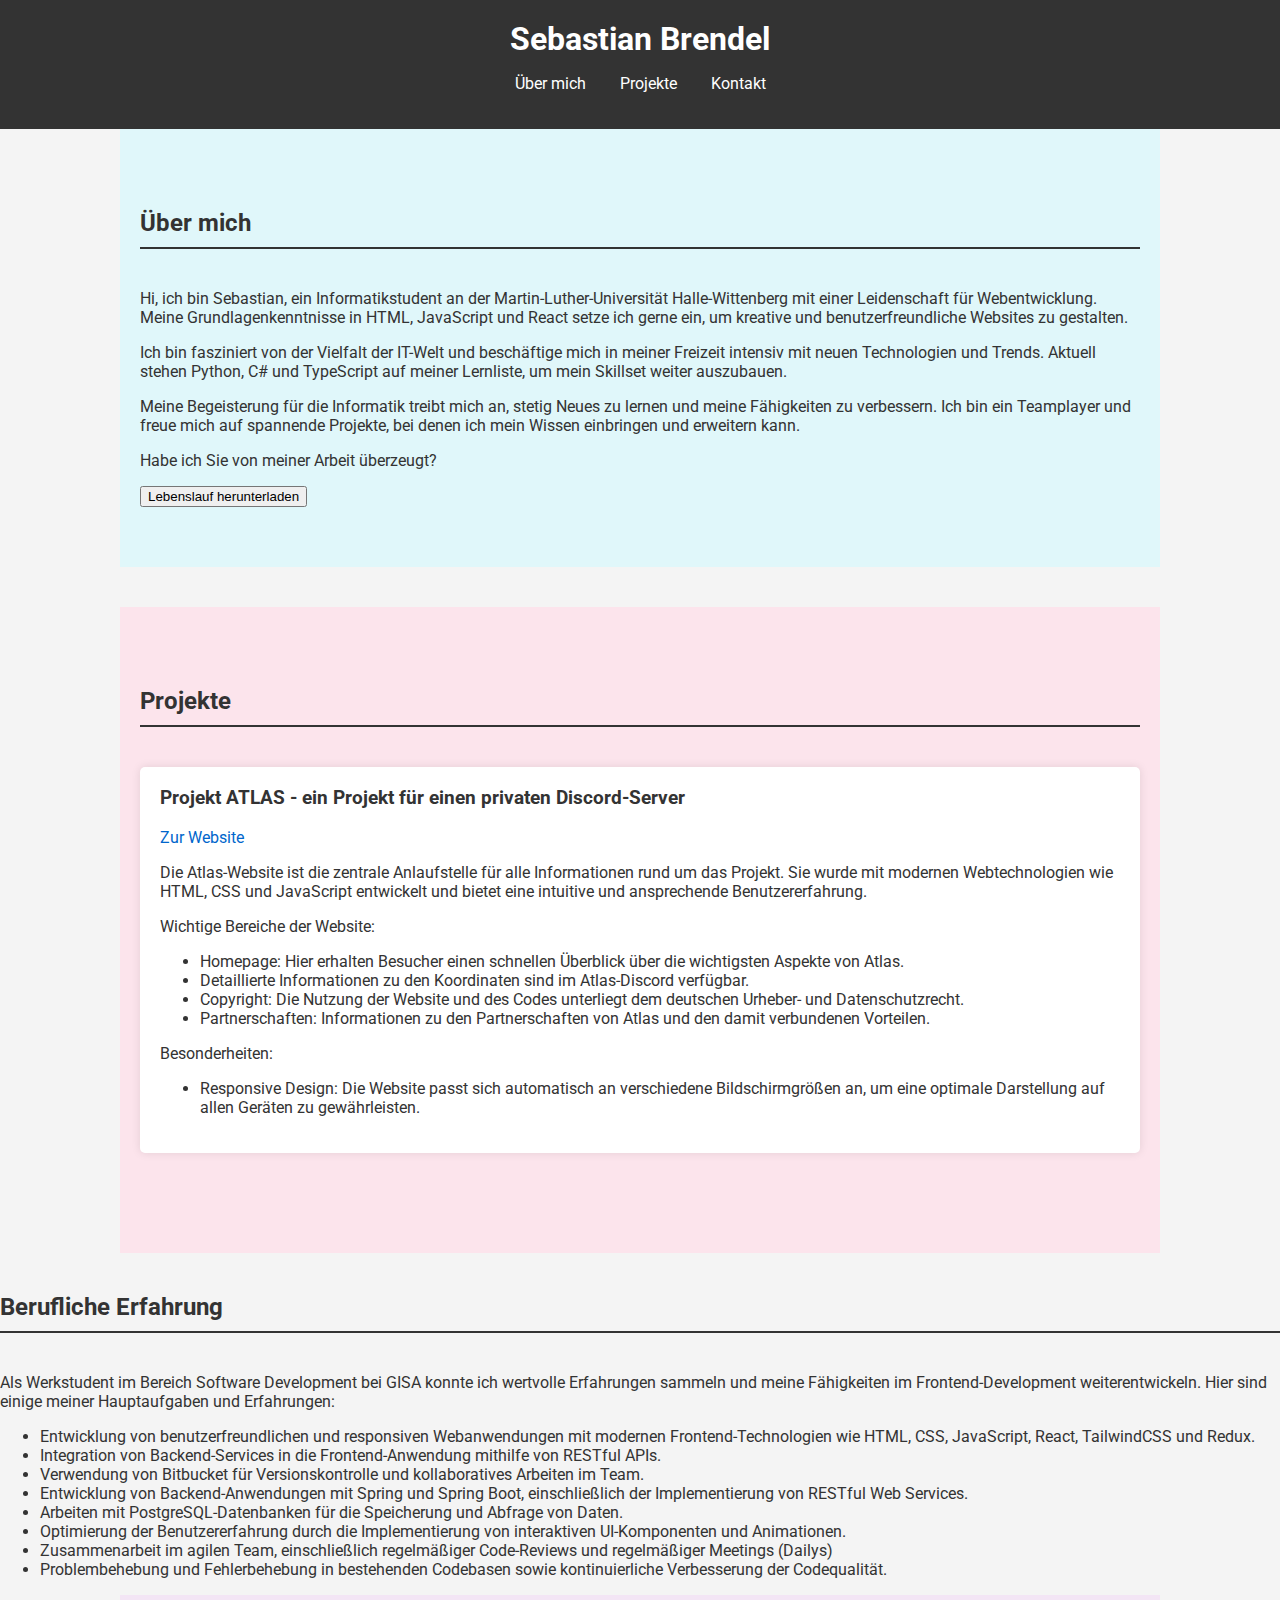
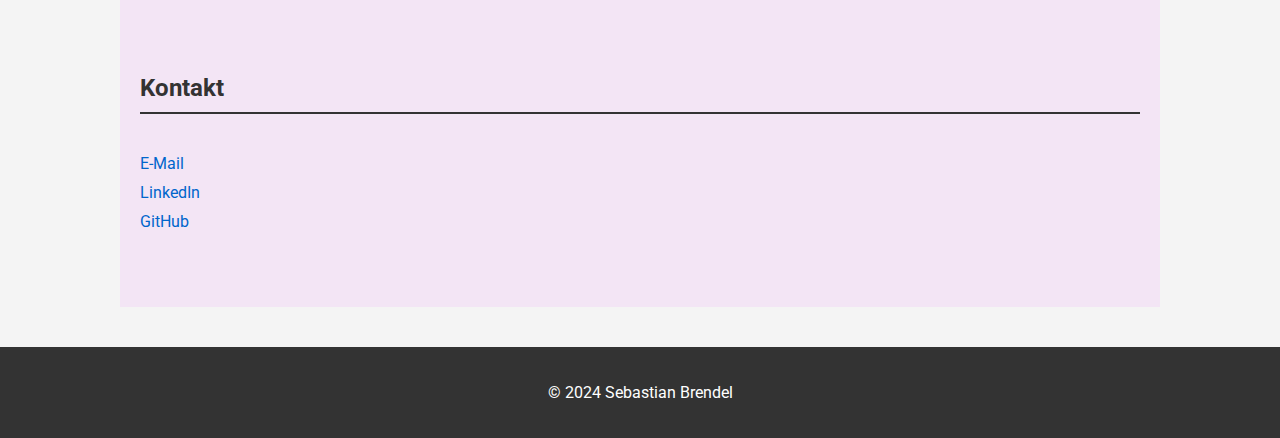
<file: index.html>
<!DOCTYPE html>
<html lang="de"> 
<head>
    <meta charset="UTF-8">
    <meta name="viewport" content="width=device-width, initial-scale=1.0">
    <title>Sebastian Brendel - Portfolio</title>
    <link href="https://fonts.googleapis.com/css2?family=Roboto:wght@400;700&display=swap" rel="stylesheet">
    <link rel="stylesheet" href="style.css">
</head>
<body>

    <div class="content">
        <header>
            <h1>Sebastian Brendel</h1>
            <nav>
                <ul>
                    <li><a href="#about">Über mich</a></li>
                    <li><a href="#projects">Projekte</a></li>
                    <li><a href="#contact">Kontakt</a></li>
                </ul>
            </nav>
        </header>

        <section id="about">
            <h2>Über mich</h2>
            <p>Hi, ich bin Sebastian, ein Informatikstudent an der Martin-Luther-Universität Halle-Wittenberg mit einer Leidenschaft für Webentwicklung. Meine Grundlagenkenntnisse in HTML, JavaScript und React setze ich gerne ein, um kreative und benutzerfreundliche Websites zu gestalten.</p>
            <p>Ich bin fasziniert von der Vielfalt der IT-Welt und beschäftige mich in meiner Freizeit intensiv mit neuen Technologien und Trends. Aktuell stehen Python, C# und TypeScript auf meiner Lernliste, um mein Skillset weiter auszubauen.</p>
            <p>Meine Begeisterung für die Informatik treibt mich an, stetig Neues zu lernen und meine Fähigkeiten zu verbessern. Ich bin ein Teamplayer und freue mich auf spannende Projekte, bei denen ich mein Wissen einbringen und erweitern kann.</p>
            <p>Habe ich Sie von meiner Arbeit überzeugt?</p>
            <button id="resume-button" onclick="downloadResume()">Lebenslauf herunterladen</button>
        </section>

        <section id="projects">
            <h2>Projekte</h2>
            <div class="project">
                <h3>Projekt ATLAS - ein Projekt für einen privaten Discord-Server</h3>
                <a href="https://airwavesprogrammer.github.io/website_atlas/homepage.html" class="website-link">Zur Website</a>
                <p>Die Atlas-Website ist die zentrale Anlaufstelle für alle Informationen rund um das Projekt. Sie wurde mit modernen Webtechnologien wie HTML, CSS und JavaScript entwickelt und bietet eine intuitive und ansprechende Benutzererfahrung.</p>
                <p>Wichtige Bereiche der Website:</p>
                <ul>
                    <li>Homepage: Hier erhalten Besucher einen schnellen Überblick über die wichtigsten Aspekte von Atlas.</li>
                    <li>Detaillierte Informationen zu den Koordinaten sind im Atlas-Discord verfügbar.</li>
                    <li>Copyright: Die Nutzung der Website und des Codes unterliegt dem deutschen Urheber- und Datenschutzrecht.</li>
                    <li>Partnerschaften: Informationen zu den Partnerschaften von Atlas und den damit verbundenen Vorteilen.</li>
                </ul>
                <p>Besonderheiten:</p>
                <ul>
                    <li>Responsive Design: Die Website passt sich automatisch an verschiedene Bildschirmgrößen an, um eine optimale Darstellung auf allen Geräten zu gewährleisten.</li>
                </ul>
            </div>
        </section>

        <section id="experience">
            <h2>Berufliche Erfahrung</h2>
            <p>Als Werkstudent im Bereich Software Development bei GISA konnte ich wertvolle Erfahrungen sammeln und meine Fähigkeiten im Frontend-Development weiterentwickeln. Hier sind einige meiner Hauptaufgaben und Erfahrungen:</p>
        <ul>
            <li>Entwicklung von benutzerfreundlichen und responsiven Webanwendungen mit modernen Frontend-Technologien wie HTML, CSS, JavaScript, React, TailwindCSS und Redux.</li>
            <li>Integration von Backend-Services in die Frontend-Anwendung mithilfe von RESTful APIs.</li>
            <li>Verwendung von Bitbucket für Versionskontrolle und kollaboratives Arbeiten im Team.</li>
            <li>Entwicklung von Backend-Anwendungen mit Spring und Spring Boot, einschließlich der Implementierung von RESTful Web Services.</li>
            <li>Arbeiten mit PostgreSQL-Datenbanken für die Speicherung und Abfrage von Daten.</li>
            <li>Optimierung der Benutzererfahrung durch die Implementierung von interaktiven UI-Komponenten und Animationen.</li>
            <li>Zusammenarbeit im agilen Team, einschließlich regelmäßiger Code-Reviews und regelmäßiger Meetings (Dailys)</li>
            <li>Problembehebung und Fehlerbehebung in bestehenden Codebasen sowie kontinuierliche Verbesserung der Codequalität.</li>
        </ul>
</section>


        <section id="contact">
            <h2>Kontakt</h2>
            <ul class="contact-list">
                <li><a href="mailto:sebastianbrendel@outlook.com">E-Mail</a></li> 
                <li><a href="https://www.linkedin.com/in/sebastianbrendel" target="_blank">LinkedIn</a></li>
                <li><a href="https://github.com/AirwavesProgrammer/" target="_blank">GitHub</a></li>
            </ul>
        </section>
    </div>

    <footer>
        <p>&copy; 2024 Sebastian Brendel</p>
    </footer>

    <script>
        function downloadResume() {
            var link = document.createElement('a');
            link.href = 'path/to/your/resume.pdf'; 
            link.download ='Lebenslauf.pdf'; 
            document.body.appendChild(link);
            link.click();
            document.body.removeChild(link);
        }
    </script>
</body>
</html>
</file>
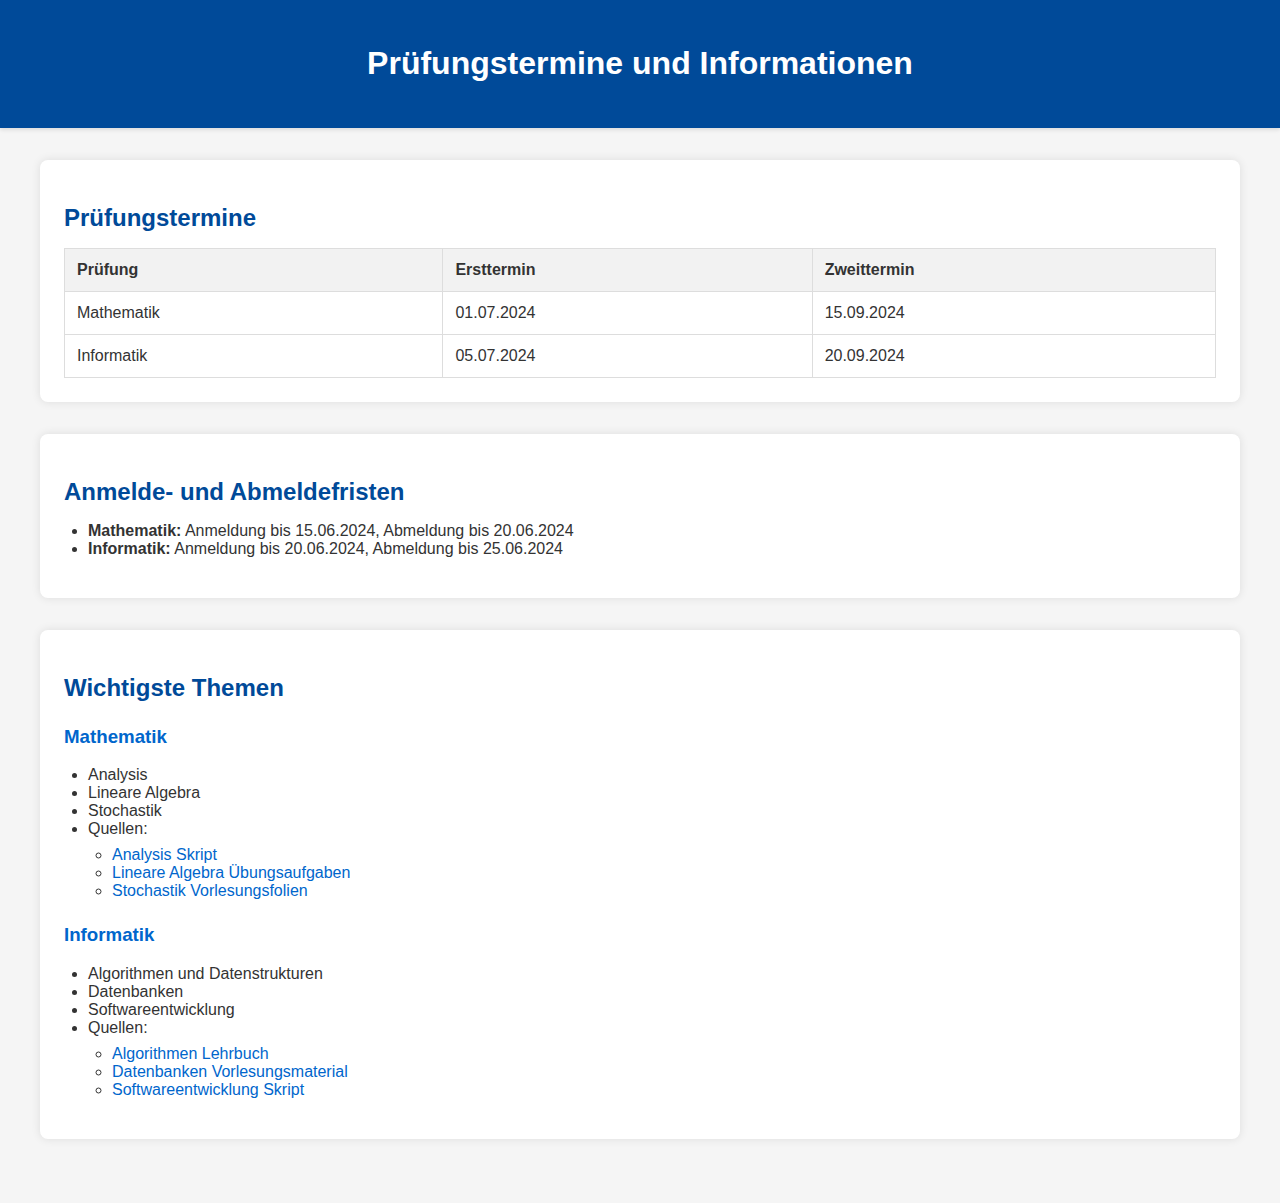
<file: exams.html>
<!DOCTYPE html>
<html lang="de">
<head>
    <meta charset="UTF-8">
    <meta name="viewport" content="width=device-width, initial-scale=1.0">
    <title>Prüfungstermine und Informationen</title>
    <link rel="stylesheet" href="exams.css">
</head>
<body>

<header>
    <h1>Prüfungstermine und Informationen</h1>
</header>

<div class="container">
    <div class="section">
        <h2>Prüfungstermine</h2>
        <table>
            <tr>
                <th>Prüfung</th>
                <th>Ersttermin</th>
                <th>Zweittermin</th>
            </tr>
            <tr>
                <td>Mathematik</td>
                <td>01.07.2024</td>
                <td>15.09.2024</td>
            </tr>
            <tr>
                <td>Informatik</td>
                <td>05.07.2024</td>
                <td>20.09.2024</td>
            </tr>
            <!-- Weitere Prüfungen können hier hinzugefügt werden -->
        </table>
    </div>

    <div class="section">
        <h2>Anmelde- und Abmeldefristen</h2>
        <ul>
            <li><strong>Mathematik:</strong> Anmeldung bis 15.06.2024, Abmeldung bis 20.06.2024</li>
            <li><strong>Informatik:</strong> Anmeldung bis 20.06.2024, Abmeldung bis 25.06.2024</li>
            <!-- Weitere Fristen können hier hinzugefügt werden -->
        </ul>
    </div>

    <div class="section">
        <h2>Wichtigste Themen</h2>
        <h3>Mathematik</h3>
        <ul>
            <li>Analysis</li>
            <li>Lineare Algebra</li>
            <li>Stochastik</li>
            <li>Quellen:
                <ul>
                    <li><a href="https://www.example.com/analysis">Analysis Skript</a></li>
                    <li><a href="https://www.example.com/lineare-algebra">Lineare Algebra Übungsaufgaben</a></li>
                    <li><a href="https://www.example.com/stochastik">Stochastik Vorlesungsfolien</a></li>
                </ul>
            </li>
        </ul>

        <h3>Informatik</h3>
        <ul>
            <li>Algorithmen und Datenstrukturen</li>
            <li>Datenbanken</li>
            <li>Softwareentwicklung</li>
            <li>Quellen:
                <ul>
                    <li><a href="https://www.example.com/algorithmen">Algorithmen Lehrbuch</a></li>
                    <li><a href="https://www.example.com/datenbanken">Datenbanken Vorlesungsmaterial</a></li>
                    <li><a href="https://www.example.com/softwareentwicklung">Softwareentwicklung Skript</a></li>
                </ul>
            </li>
        </ul>
    </div>
</div>

</body>
</html>
</file>
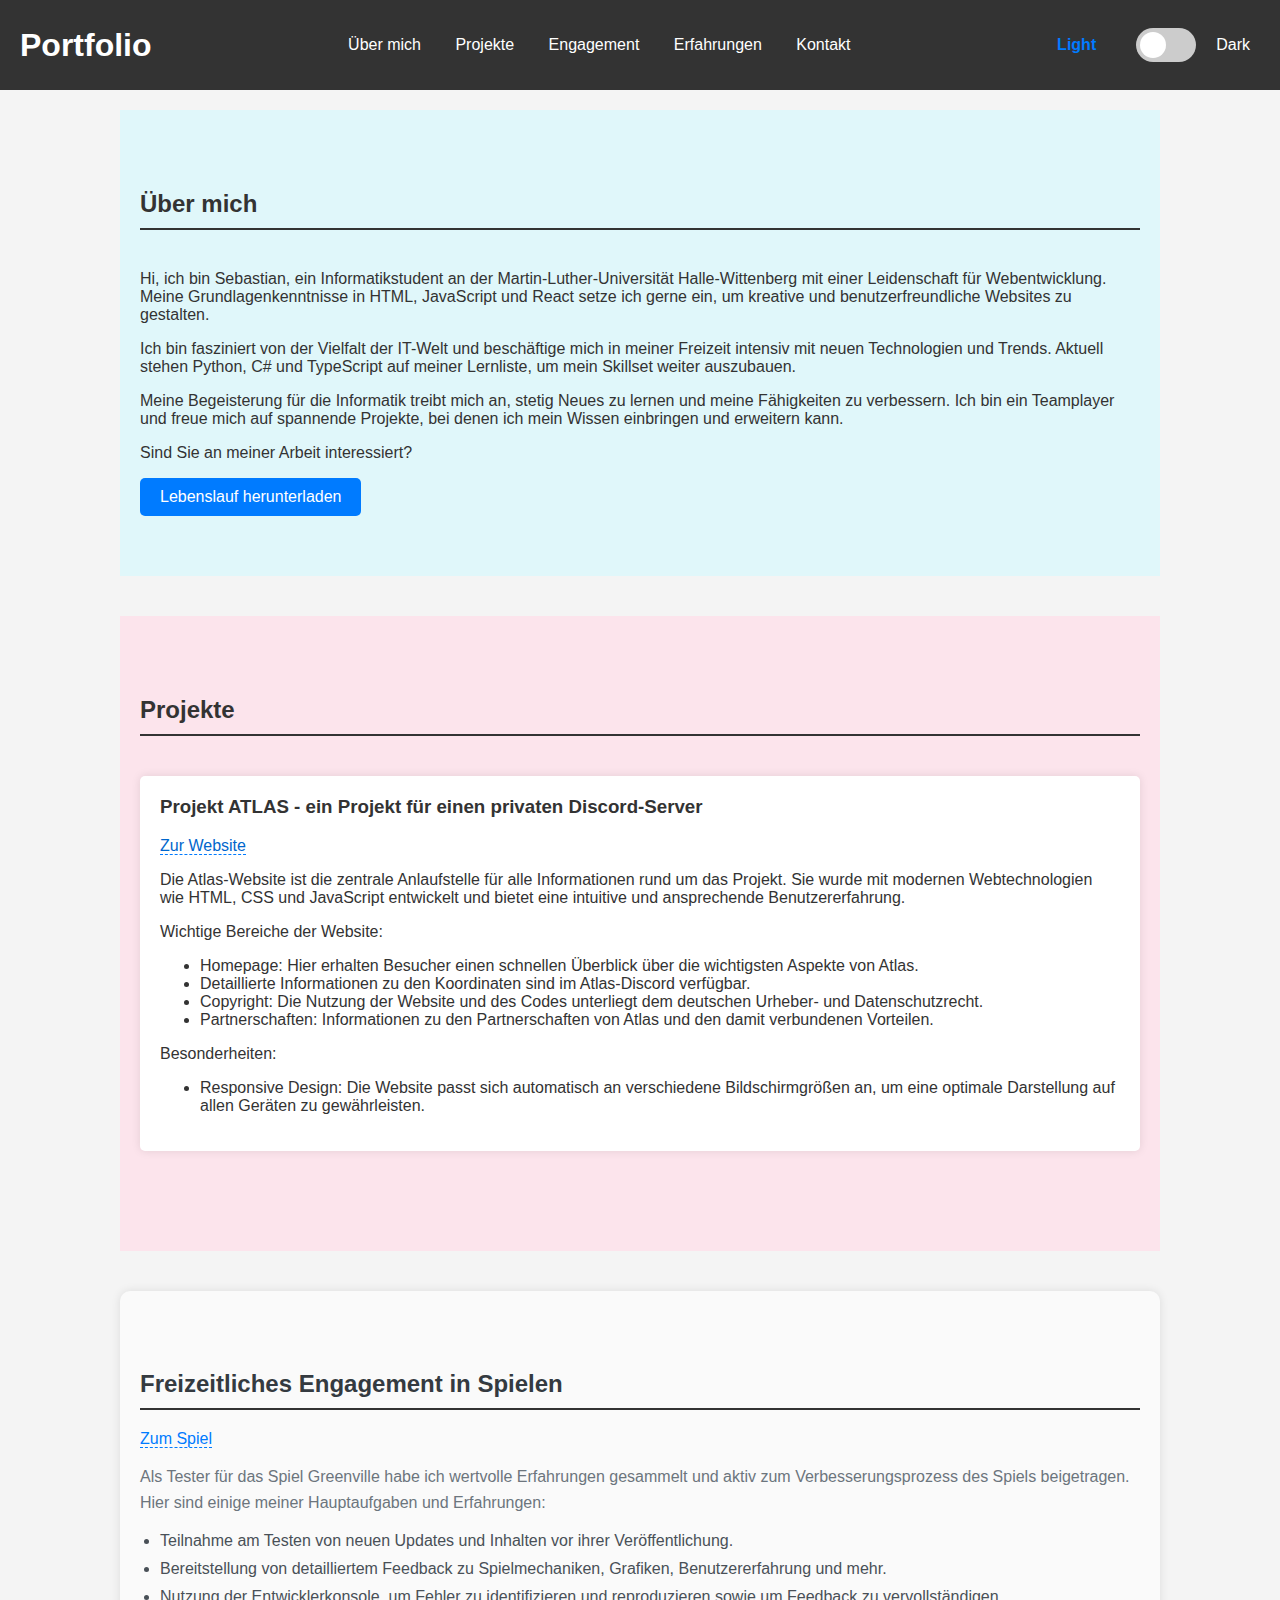
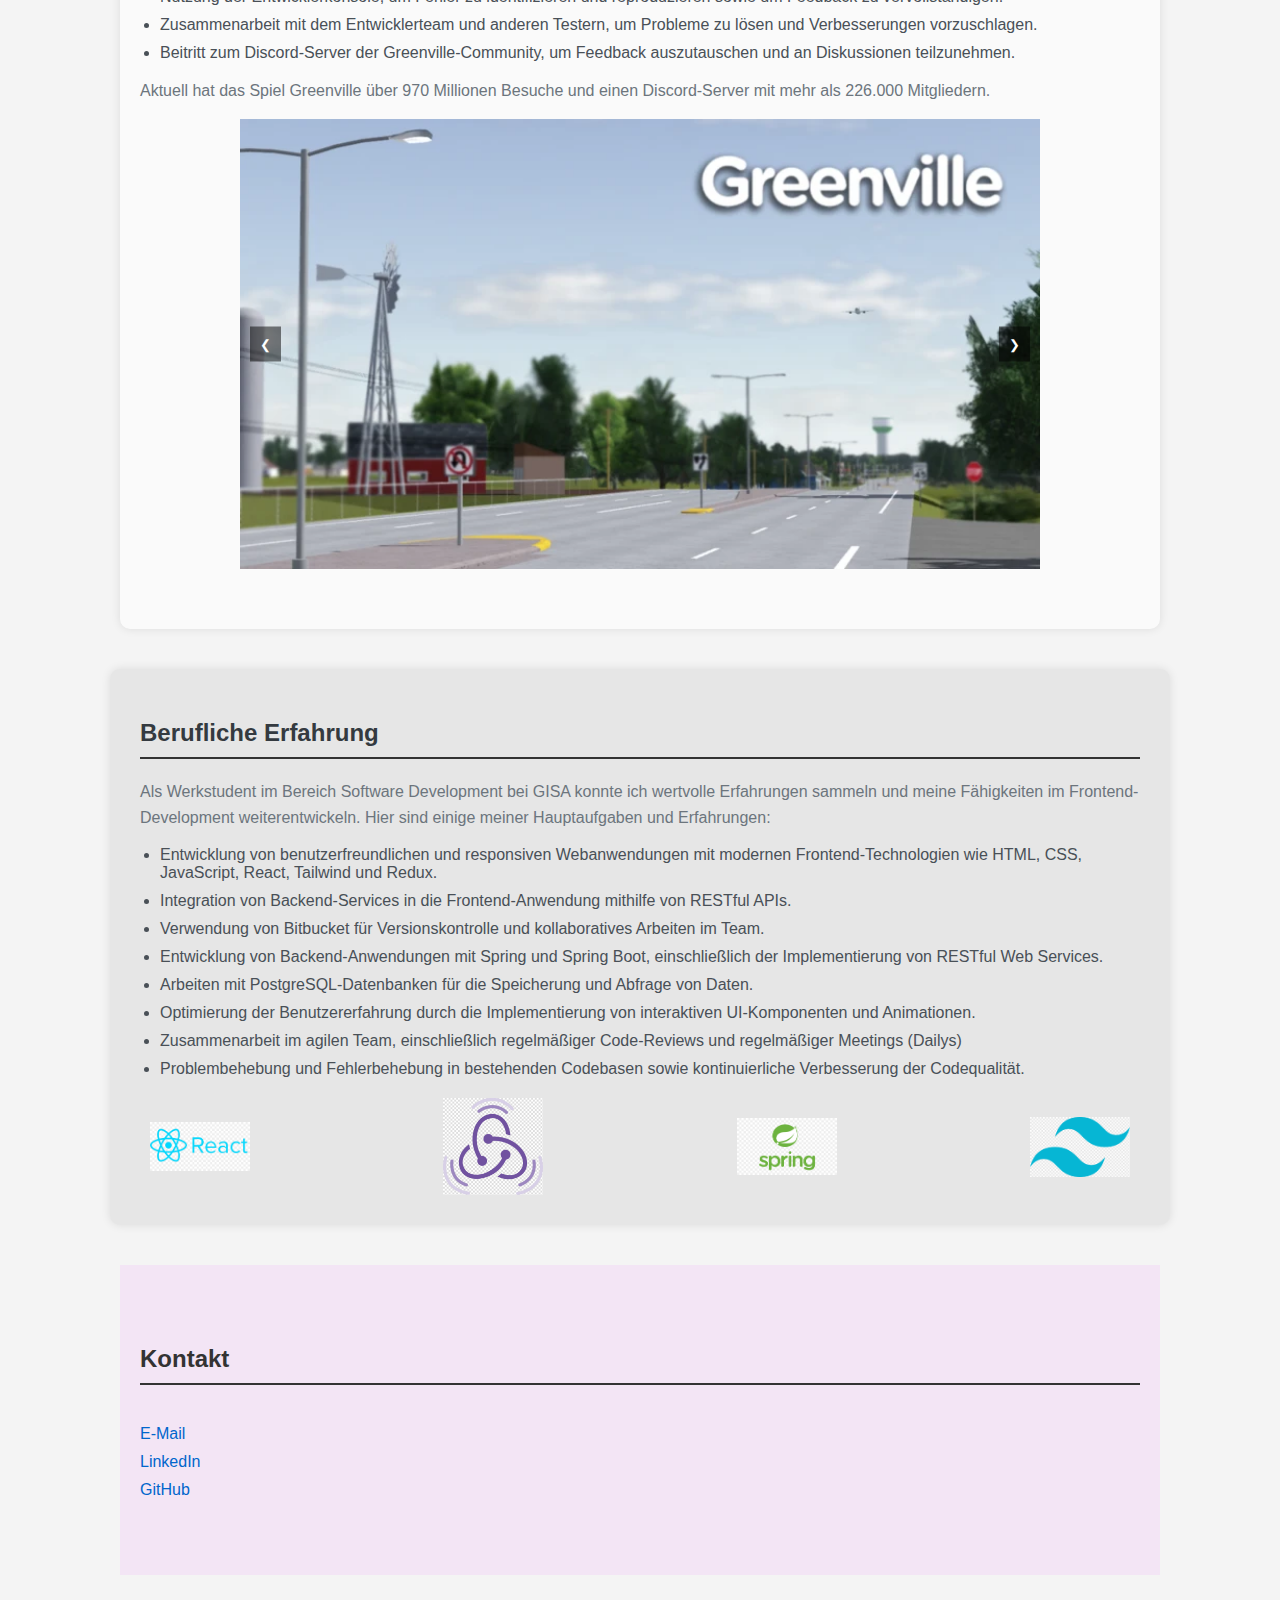
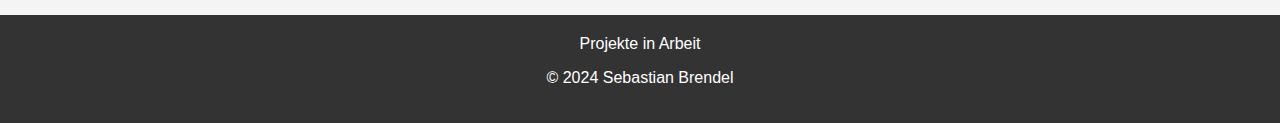
<file: portfolio.html>
<!DOCTYPE html>
<html lang="de"> 
<head>
    <meta charset="UTF-8">
    <meta name="viewport" content="width=device-width, initial-scale=1.0">
    <title>Portfolio über mich</title>
    <link rel="stylesheet" href="portfolio.css">
</head>
<body>

    <div class="content">
        <header>
            <h1>Portfolio</h1>
            <nav>
                <ul>
                    <li><a href="#about">Über mich</a></li>
                    <li><a href="#projects">Projekte</a></li>
                    <li><a href="#testing">Engagement</a></li>
                    <li><a href="#experience">Erfahrungen</a></li>
                    <li><a href="#contact">Kontakt</a></li>
                </ul>
            </nav> 

            <div class="switch-container">
            <span>Light</span>
                <label class="switch">
                    <input type="checkbox" id="dark-mode-toggle">
                    <span class="slider"></span>
                </label>
            <span>Dark</span>
            </div>
        </header>

        <section id="about">
            <h2>Über mich</h2>
            <p>Hi, ich bin Sebastian, ein Informatikstudent an der Martin-Luther-Universität Halle-Wittenberg mit einer Leidenschaft für Webentwicklung. Meine Grundlagenkenntnisse in HTML, JavaScript und React setze ich gerne ein, um kreative und benutzerfreundliche Websites zu gestalten.</p>
            <p>Ich bin fasziniert von der Vielfalt der IT-Welt und beschäftige mich in meiner Freizeit intensiv mit neuen Technologien und Trends. Aktuell stehen Python, C# und TypeScript auf meiner Lernliste, um mein Skillset weiter auszubauen.</p>
            <p>Meine Begeisterung für die Informatik treibt mich an, stetig Neues zu lernen und meine Fähigkeiten zu verbessern. Ich bin ein Teamplayer und freue mich auf spannende Projekte, bei denen ich mein Wissen einbringen und erweitern kann.</p>
            <p>Sind Sie an meiner Arbeit interessiert?</p>
            <button id="resume-button" onclick="downloadResume()">Lebenslauf herunterladen</button>
        </section>

        <section id="projects">
            <h2>Projekte</h2>
            <div class="project">
                <h3>Projekt ATLAS - ein Projekt für einen privaten Discord-Server</h3>
                <a href="https://airwavesprogrammer.github.io/website_atlas/homepage.html" class="website-link">Zur Website</a>
                <p>Die Atlas-Website ist die zentrale Anlaufstelle für alle Informationen rund um das Projekt. Sie wurde mit modernen Webtechnologien wie HTML, CSS und JavaScript entwickelt und bietet eine intuitive und ansprechende Benutzererfahrung.</p>
                <p>Wichtige Bereiche der Website:</p>
                <ul>
                    <li>Homepage: Hier erhalten Besucher einen schnellen Überblick über die wichtigsten Aspekte von Atlas.</li>
                    <li>Detaillierte Informationen zu den Koordinaten sind im Atlas-Discord verfügbar.</li>
                    <li>Copyright: Die Nutzung der Website und des Codes unterliegt dem deutschen Urheber- und Datenschutzrecht.</li>
                    <li>Partnerschaften: Informationen zu den Partnerschaften von Atlas und den damit verbundenen Vorteilen.</li>
                </ul>
                <p>Besonderheiten:</p>
                <ul>
                    <li>Responsive Design: Die Website passt sich automatisch an verschiedene Bildschirmgrößen an, um eine optimale Darstellung auf allen Geräten zu gewährleisten.</li>
                </ul>
            </div>
        </section>

        <section id="testing">
            <h2>Freizeitliches Engagement in Spielen</h2>
            <a href="https://www.roblox.com/games/891852901/Greenville" class="website-link">Zum Spiel</a>
            <p>Als Tester für das Spiel Greenville habe ich wertvolle Erfahrungen gesammelt und aktiv zum Verbesserungsprozess des Spiels beigetragen. Hier sind einige meiner Hauptaufgaben und Erfahrungen:</p>
            <ul>
                <li>Teilnahme am Testen von neuen Updates und Inhalten vor ihrer Veröffentlichung.</li>
                <li>Bereitstellung von detailliertem Feedback zu Spielmechaniken, Grafiken, Benutzererfahrung und mehr.</li>
                <li>Nutzung der Entwicklerkonsole, um Fehler zu identifizieren und reproduzieren sowie um Feedback zu vervollständigen.</li>
                <li>Zusammenarbeit mit dem Entwicklerteam und anderen Testern, um Probleme zu lösen und Verbesserungen vorzuschlagen.</li>
                <li>Beitritt zum Discord-Server der Greenville-Community, um Feedback auszutauschen und an Diskussionen teilzunehmen.</li>
            </ul>
            <p>Aktuell hat das Spiel Greenville über 970 Millionen Besuche und einen Discord-Server mit mehr als 226.000 Mitgliedern.</p>
            
            <div class="gallery-container">
            <div class="gallery-images">
                <img src="media/greenville.webp" alt="Bild 1">
                <img src="media/greenville2.webp" alt="Bild 2">
                <img src="media/greenville3.webp" alt="Bild 3">
                <img src="media/greenville4.webp" alt="Bild 4">
                <img src="media/greenville5.webp" alt="Bild 5">
                <img src="media/greenville6.webp" alt="Bild 6">
            </div>
                <button class="gallery-prev">❮</button>
                <button class="gallery-next">❯</button>
            </div>

        </section>


        <section id="experience">
            <h2>Berufliche Erfahrung</h2>
            <p>Als Werkstudent im Bereich Software Development bei GISA konnte ich wertvolle Erfahrungen sammeln und meine Fähigkeiten im Frontend-Development weiterentwickeln. Hier sind einige meiner Hauptaufgaben und Erfahrungen:</p>
            <ul>
                <li>Entwicklung von benutzerfreundlichen und responsiven Webanwendungen mit modernen Frontend-Technologien wie HTML, CSS, JavaScript, React, Tailwind und Redux.</li>
                <li>Integration von Backend-Services in die Frontend-Anwendung mithilfe von RESTful APIs.</li>
                <li>Verwendung von Bitbucket für Versionskontrolle und kollaboratives Arbeiten im Team.</li>
                <li>Entwicklung von Backend-Anwendungen mit Spring und Spring Boot, einschließlich der Implementierung von RESTful Web Services.</li>
                <li>Arbeiten mit PostgreSQL-Datenbanken für die Speicherung und Abfrage von Daten.</li>
                <li>Optimierung der Benutzererfahrung durch die Implementierung von interaktiven UI-Komponenten und Animationen.</li>
                <li>Zusammenarbeit im agilen Team, einschließlich regelmäßiger Code-Reviews und regelmäßiger Meetings (Dailys)</li>
                <li>Problembehebung und Fehlerbehebung in bestehenden Codebasen sowie kontinuierliche Verbesserung der Codequalität.</li>
            </ul>
            <div class="images">
                <img src="media/react.png" alt="Bild 1">
                <img src="media/redux.jpg" alt="Bild 2">
                <img src="media/springboot.jpg" alt="Bild 3">
                <img src="media/tailwind.png" alt="Bild 4">
            </div>
        </section>


        <section id="contact">
            <h2>Kontakt</h2>
            <ul class="contact-list">
                <li><a href="mailto:sebastianbrendel@outlook.com">E-Mail</a></li> 
                <li><a href="https://www.linkedin.com/in/sebastianbrendel" target="_blank">LinkedIn</a></li>
                <li><a href="https://github.com/AirwavesProgrammer/" target="_blank">GitHub</a></li>
            </ul>
        </section>
    </div>

<footer>
    <div class="footer-container">
        <div class="navbar">
            <a class="active" href="projects.html"><i class="website_link"></i>Projekte in Arbeit</a>
        </div>
        <p>&copy; 2024 Sebastian Brendel</p>
    </div>
</footer>

<script>

function downloadResume() {
    var link = document.createElement('a');
    link.href = 'path/to/your/resume.pdf'; 
    link.download ='Lebenslauf.pdf'; 
    document.body.appendChild(link);
    link.click();
    document.body.removeChild(link);
    }

const galleryImages = document.querySelector('.gallery-images');
const galleryPrev = document.querySelector('.gallery-prev');
const galleryNext = document.querySelector('.gallery-next');
let currentIndex = 0;

galleryNext.addEventListener('click', () => {
    currentIndex++;
    if (currentIndex > galleryImages.children.length - 1) {
        currentIndex = 0;
    }
    updateGallery();
});

galleryPrev.addEventListener('click', () => {
    currentIndex--;
    if (currentIndex < 0) {
        currentIndex = galleryImages.children.length - 1;
    }
    updateGallery();
    });

function updateGallery() {
    const imageWidth = galleryImages.children[0].clientWidth;
    const translateX = -currentIndex * imageWidth;
    galleryImages.style.transform = `translateX(${translateX}px)`;
}

document.addEventListener('DOMContentLoaded', () => {
    const toggleSwitch = document.getElementById('dark-mode-toggle');
    const currentTheme = localStorage.getItem('theme');

    if (currentTheme) {
        document.body.classList.add(currentTheme);
        if (currentTheme === 'dark-mode') {
            toggleSwitch.checked = true;
        }
    }

    toggleSwitch.addEventListener('change', () => {
        if (toggleSwitch.checked) {
            document.body.classList.add('dark-mode');
            localStorage.setItem('theme', 'dark-mode');
        } else {
            document.body.classList.remove('dark-mode');
            localStorage.setItem('theme', 'light-mode');
        }
    });

    if (currentTheme === 'dark-mode') {
        document.querySelector('.switch-container span:first-child').classList.remove('active');
        document.querySelector('.switch-container span:last-child').classList.add('active');
    } else {
        document.querySelector('.switch-container span:first-child').classList.add('active');
        document.querySelector('.switch-container span:last-child').classList.remove('active');
    }
});

</script>

</body>
</html>
</file>
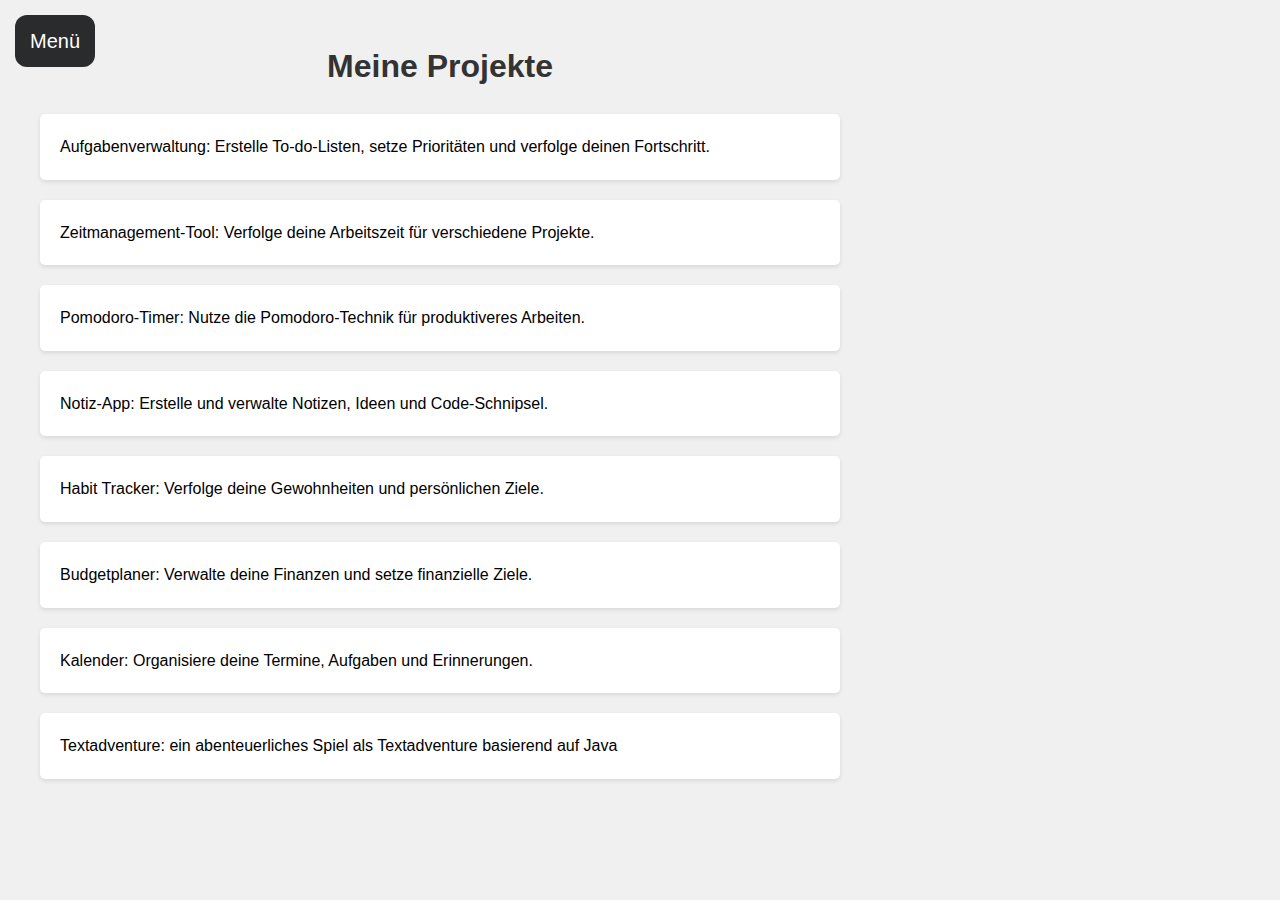
<file: projects.html>
<!DOCTYPE html>
<html lang="de">
<head>
    <meta charset="UTF-8">
    <meta name="viewport" content="width=device-width, initial-scale=1.0">
    <title>Meine Projekte</title>
    <link rel="stylesheet" href="projects.css">
</head>
<body>

    <div id="mySidenav" class="sidenav">
        <a href="javascript:void(0)" class="closebtn" onclick="closeNav()">&times;</a>
        <a href="portfolio.html">Über mich</a>
        <a href="timetable.html">Stundenplan</a>
        <a href="exams.html">Prüfungen</a>
    </div>

    <span class="openbtn" onclick="openNav()">Menü</span>

    <div id="main" class="container">
        <h1>Meine Projekte</h1>

        <ul>
            <li>Aufgabenverwaltung: Erstelle To-do-Listen, setze Prioritäten und verfolge deinen Fortschritt.</li>
            <li>Zeitmanagement-Tool: Verfolge deine Arbeitszeit für verschiedene Projekte.</li>
            <li>Pomodoro-Timer: Nutze die Pomodoro-Technik für produktiveres Arbeiten.</li>
            <li>Notiz-App: Erstelle und verwalte Notizen, Ideen und Code-Schnipsel.</li>
            <li>Habit Tracker: Verfolge deine Gewohnheiten und persönlichen Ziele.</li>
            <li>Budgetplaner: Verwalte deine Finanzen und setze finanzielle Ziele.</li>
            <li>Kalender: Organisiere deine Termine, Aufgaben und Erinnerungen.</li>
            <li>Textadventure: ein abenteuerliches Spiel als Textadventure basierend auf Java</li>
        </ul>
    </div>

    <script>
        function openNav() {
            document.getElementById("mySidenav").style.width = "250px";
            document.getElementById("main").style.marginLeft = "250px";
            document.getElementById("main").style.opacity = "0.5";
        }

        function closeNav() {
            document.getElementById("mySidenav").style.width = "0";
            document.getElementById("main").style.marginLeft= "0";
            document.getElementById("main").style.opacity = "1";
        }
    </script>
</body>
</html>
</file>
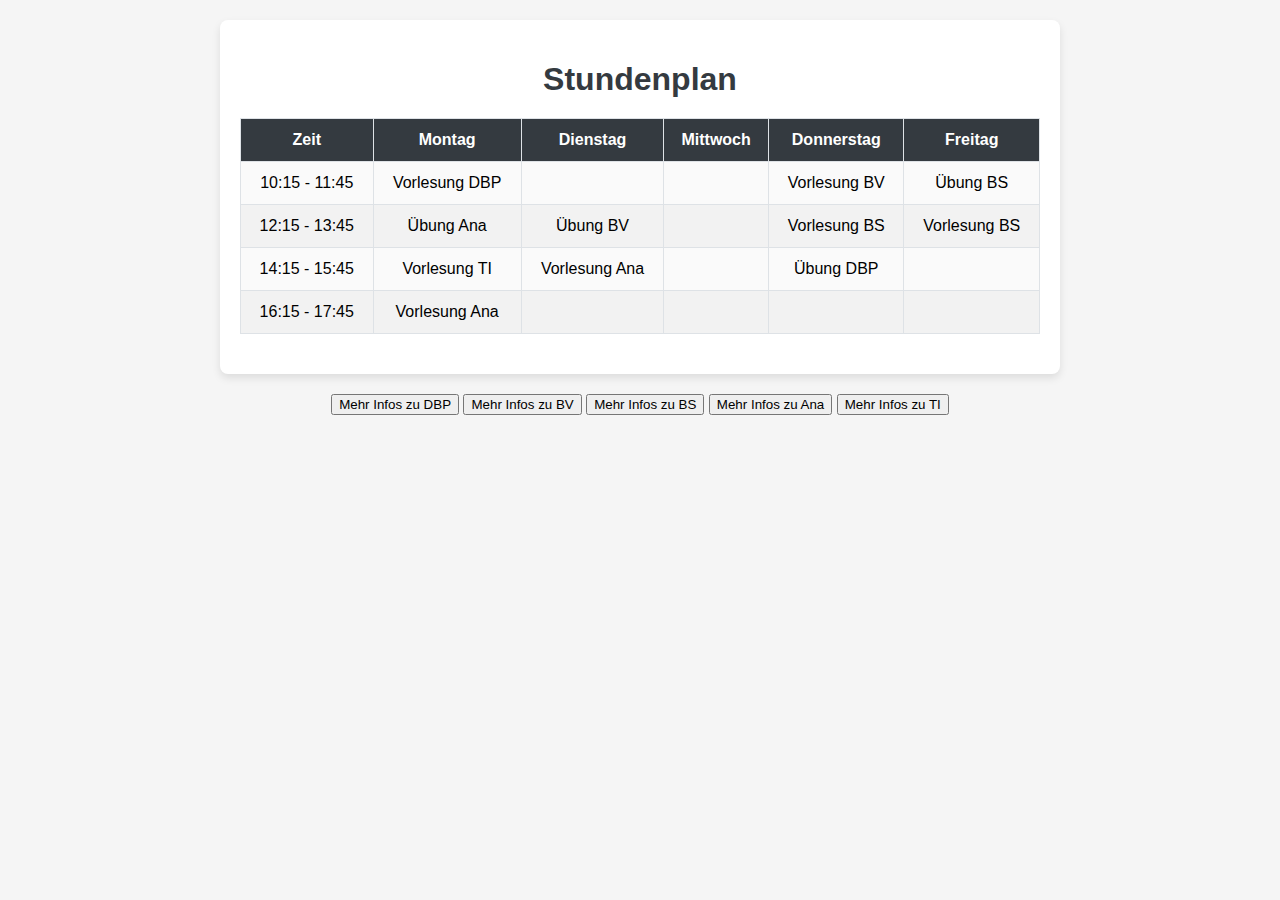
<file: timetable.html>
<!DOCTYPE html>
<html lang="de">
<head>
    <meta charset="UTF-8">
    <meta name="viewport" content="width=device-width, initial-scale=1.0">
    <title>Stundenplan</title>
    <link rel="stylesheet" href="timetable.css">
</head>
<body>
    <div class="schedule">
        <h1>Stundenplan</h1>
        <table>
            <thead>
                <tr>
                    <th>Zeit</th>
                    <th>Montag</th>
                    <th>Dienstag</th>
                    <th>Mittwoch</th>
                    <th>Donnerstag</th>
                    <th>Freitag</th>
                </tr>
            </thead>
            <tbody>
                <tr>
                    <td>10:15 - 11:45</td>
                    <td class="tooltip dbp">Vorlesung DBP
                        <span class="tooltiptext">Vorlesung Datenbankprogrammierung<br>Raum: 3.04<br>Dozent: Prof. Dr. Stefan Brass</span>
                    </td>
                    <td></td>
                    <td></td>
                    <td class="tooltip bv">Vorlesung BV
                        <span class="tooltiptext">Vorlesung Bildverarbeitung<br>Raum: 3.07<br>Dozent: Prof. Dr. Birgit Möller</span>
                    </td>
                    <td class="tooltip bs">Übung BS
                        <span class="tooltiptext">Übung Betriebssysteme<br>Raum: 3.02<br>Dozent: Anett Thüring</span>
                    </td>
                </tr>

                <tr>
                    <td>12:15 - 13:45</td>
                    <td class="tooltip ana">Übung Ana
                        <span class="tooltiptext">Übung Analysis<br>Raum: 1.04<br>Dozent: Manuela Paschkowski</span>
                    </td>
                    <td class="tooltip bv">Übung BV
                        <span class="tooltiptext">Übung Bildverarbeitung<br>Raum: 3.04<br>Dozent: Prof. Dr. Birgit Möller</span>
                    </td>
                    <td></td>
                    <td class="tooltip bs">Vorlesung BS
                        <span class="tooltiptext">Vorlesung Betriebssysteme<br>Raum: 3.28<br>Dozent: Anett Thüring</span>
                    </td>
                    <td class="tooltip ti">Vorlesung BS
                        <span class="tooltiptext">Vorlesung/Übung<br>Raum: 3.07<br>Dozent: Prof. Dr. Paul Molitor</span>
                    </td>
                </tr>

                <tr>
                    <td>14:15 - 15:45</td>
                    <td class="tooltip ti">Vorlesung TI
                        <span class="tooltiptext">Vorlesung Technische Informatik<br>Raum: 1.23<br>Dozent: Prof. Dr. Paul Molitor</span>
                    </td>
                    <td class="tooltip ana">Vorlesung Ana
                        <span class="tooltiptext">Vorlesung Analysis<br>Raum: 3.28<br>Dozent: Dr. Stefan Mescher</span>
                    </td>
                    <td></td>
                    <td class="tooltip dbp">Übung DBP
                        <span class="tooltiptext">Übung Datenbankprogrammierung<br>Raum: 3.ß2<br>Dozent: M.Sc. Mario Wenzel</span>
                    </td>
                    <td></td>
                </tr>

                <tr>
                    <td>16:15 - 17:45</td>
                    <td class="tooltip ana">Vorlesung Ana
                        <span class="tooltiptext">Vorlesung Analysis<br>Raum: 1.04<br>Dozent: Dr. Stefan Mescher</span>
                    </td>
                    <td></td>
                    <td></td>
                    <td></td>
                    <td></td>
                </tr>
            </tbody>
        </table>
    </div>

    <div class="buttons-container">
        <button onclick="window.open('https://example.com/dbp', '_blank')">Mehr Infos zu DBP</button>
        <button onclick="window.open('https://example.com/bv', '_blank')">Mehr Infos zu BV</button>
        <button onclick="window.open('https://example.com/bs', '_blank')">Mehr Infos zu BS</button>
        <button onclick="window.open('https://example.com/ana', '_blank')">Mehr Infos zu Ana</button>
        <button onclick="window.open('https://example.com/ti', '_blank')">Mehr Infos zu TI</button>
    </div>
</body>
</html>
</file>
<file: style.css>
body {
    font-family: 'Roboto', sans-serif;
    margin: 0;
    padding: 0;
    background-color: #f4f4f4;
    color: #333;
    display: flex;
    flex-direction: column;
    min-height: 100vh;
}

.content {
    flex: 1;
}

header {
    background-color: #333;
    color: #fff;
    padding: 20px 0;
    text-align: center;
}

header h1 {
    margin: 0;
}

nav ul {
    list-style: none;
    padding: 0;
}

nav ul li {
    display: inline;
    margin: 0 15px;
}

nav ul li a {
    color: #fff;
    text-decoration: none;
}

nav ul li a:hover {
    text-decoration: underline;
}

#about {
    background-color: #e0f7fa; /* Light cyan background for About section */
    padding: 60px 20px; /* Increased padding for sections */
    max-width: 1000px;
    margin: 0 auto 40px auto; /* Increased bottom margin for sections */
}

#projects {
    background-color: #fce4ec; /* Light pink background for Projects section */
    padding: 60px 20px; /* Increased padding for sections */
    max-width: 1000px;
    margin: 0 auto 40px auto; /* Increased bottom margin for sections */
}

#contact {
    background-color: #f3e5f5; /* Light purple background for Contact section */
    padding: 60px 20px; /* Increased padding for sections */
    max-width: 1000px;
    margin: 0 auto 40px auto; /* Increased bottom margin for sections */
}

h2 {
    border-bottom: 2px solid #333;
    padding-bottom: 10px;
    margin-bottom: 40px; /* Increased bottom margin for headings */
}

.project {
    background-color: #fff;
    padding: 20px;
    border-radius: 5px;
    box-shadow: 0 0 10px rgba(0,0,0,0.1);
    margin-bottom: 40px; /* Increased bottom margin for projects */
}

.project h3 {
    margin-top: 0;
}

.project a {
    color: #0066cc;
    text-decoration: none;
}

.project a:hover {
    text-decoration: underline;
}

.contact-list {
    list-style: none;
    padding: 0;
}

.contact-list li {
    margin-bottom: 10px;
}

.contact-list li a {
    color: #0066cc;
    text-decoration: none;
}

.contact-list li a:hover {
    text-decoration: underline;
}

footer {
    background-color: #333;
    color: #fff;
    text-align: center;
    padding: 20px 0;
}
</file>
<file: exams.css>
body {
    font-family: Arial, sans-serif;
    margin: 0;
    padding: 0;
    background-color: #f5f5f5;
    color: #333;
}

header {
    background-color: #004a99;
    color: white;
    padding: 1.5rem 2rem;
    text-align: center;
    box-shadow: 0 2px 4px rgba(0, 0, 0, 0.1);
}

.container {
    padding: 2rem;
    max-width: 1200px;
    margin: 0 auto;
}

.section {
    background-color: white;
    padding: 1.5rem;
    margin-bottom: 2rem;
    border-radius: 8px;
    box-shadow: 0 0 10px rgba(0, 0, 0, 0.1);
}

h2 {
    color: #004a99;
    margin-bottom: 1rem;
}

h3 {
    color: #0066cc;
    margin-top: 1.5rem;
}

table {
    width: 100%;
    border-collapse: collapse;
    margin-top: 1rem;
}

table,
th,
td {
    border: 1px solid #ddd;
}

th,
td {
    padding: 0.75rem;
    text-align: left;
}

th {
    background-color: #f2f2f2;
    color: #333;
}

a {
    color: #0066cc;
    text-decoration: none;
}

a:hover {
    text-decoration: underline;
}

ul {
    margin-top: 0.5rem;
    padding-left: 1.5rem;
}

ul ul {
    margin-top: 0.5rem;
    padding-left: 1.5rem;
    list-style-type: circle;
}

@media (max-width: 768px) {
    .container {
        padding: 1rem;
    }

    header {
        padding: 1rem 1.5rem;
    }

    .section {
        padding: 1rem;
    }

    th,
    td {
        padding: 0.5rem;
    }
}
</file>
<file: portfolio.css>
header {
    display: flex;
    justify-content: space-between; /* Um den Inhalt auf die beiden Enden zu verteilen */
    align-items: center; /* Vertikal zentrieren */
    background-color: #333;
    color: #fff;
    padding: 20px;
    margin-bottom: 20px; 
}

header.dark-mode {
    background-color: #1e1e1e;
}

header h1 {
    margin: 0;
}

nav ul {
    list-style: none;
    padding: 0;
}

nav ul li {
    display: inline;
    margin: 0 15px;
}

nav ul li a {
    color: #fff;
    text-decoration: none;
}

nav ul li a:hover {
    text-decoration: underline;
}

body {
    font-family: 'Roboto', sans-serif;
    margin: 0;
    padding: 0;
    background-color: #f4f4f4;
    color: #333;
    display: flex;
    flex-direction: column;
    min-height: 100vh;
}

body.dark-mode {
    background-color: #121212;
    color: #ffffff;
}

.content {
    flex: 1;
}

.switch-container {
    display: flex;
    align-items: center;
    color: #fff;
    font-size: 16px;
}

.switch-container span {
    margin: 0 10px;
    cursor: pointer;
    transition: color 0.4s; 
}

.switch-container span.active {
    font-weight: bold;
    color: #007bff; 
}

.switch-container.light-mode span.Light {
    color: #007bff; 
}

.switch-container.dark-mode span.Dark {
    color: #007bff;
}

.switch {
    position: relative;
    display: inline-block;
    width: 80px;
    height: 34px;
    margin-left: 20px; /* Platzierung des Schalters */
}

.switch input {
    opacity: 0;
    width: 0;
    height: 0;
}

.slider {
    position: absolute;
    cursor: pointer;
    top: 0;
    left: 0;
    right: 0;
    bottom: 0;
    background-color: #ccc;
    transition: 0.4s;
    border-radius: 34px;
}

.slider:before {
    position: absolute;
    content: "";
    height: 26px;
    width: 26px;
    background-color: white;
    transition: 0.4s;
    border-radius: 50%;
    top: 4px; /* Anpassung der Positionierung nach oben */
    left: 4px; /* Anpassung der Positionierung nach links */
    box-sizing: border-box; /* Berücksichtigen des Border- und Padding-Bereichs */
}

input:checked + .slider {
    background-color: #2196F3;
}

input:checked + .slider:before {
    transform: translateX(100%);
    left: auto;
    right: 4px; /* Anpassung der Positionierung nach rechts */
}

.dark-mode input:checked + .slider:before {
    right: auto; /* Zurücksetzen der Positionierung für den Dark Mode */
    left: 4px; /* Neue Positionierung für den Dark Mode */
}

/* Styling for the sections */
#about {
    background-color: #e0f7fa;
    padding: 60px 20px;
    max-width: 1000px;
    margin: 0 auto 40px auto;
}

body.dark-mode #about {
    background-color: #0d3d45;
}

#projects {
    background-color: #fce4ec;
    padding: 60px 20px;
    max-width: 1000px;
    margin: 0 auto 40px auto;
}

body.dark-mode #projects {
    background-color: #3d0d24;
}

#contact {
    background-color: #f3e5f5;
    padding: 60px 20px;
    max-width: 1000px;
    margin: 0 auto 40px auto;
}

body.dark-mode #contact {
    background-color: #342745;
}

#resume-button {
    background-color: #007bff;
    color: white;
    border: none;
    padding: 10px 20px;
    font-size: 16px;
    border-radius: 5px;
    cursor: pointer;
    transition: background-color 0.3s ease;
}

#resume-button:hover {
    background-color: #0056b3;
}

#experience {
    background-color: #e6e6e6;
    padding: 30px;
    margin-top: 30px;
    border-radius: 10px;
    max-width: 1000px;
    margin: 0 auto 40px auto;
    box-shadow: 0 0 10px rgba(0,0,0,0.1);
}

body.dark-mode #experience {
    background-color: #2e2e2e;
    box-shadow: 0 0 10px rgba(255,255,255,0.1);
}

#experience h2 {
    border-bottom: 2px solid #333;
    padding-bottom: 10px;
    margin-bottom: 20px;
    color: #343a40;
    font-size: 24px;
}

body.dark-mode #experience h2 {
    color: #ffffff;
    border-bottom-color: #ffffff;
}

#experience p {
    color: #6c757d;
    font-size: 16px;
    line-height: 1.6;
}

body.dark-mode #experience p {
    color: #d0d0d0;
}

#experience ul {
    list-style-type: disc;
    padding-left: 20px;
}

#experience ul li {
    color: #495057;
    font-size: 16px;
    margin-bottom: 10px;
}

body.dark-mode #experience ul li {
    color: #bbbbbb;
}

#experience ul li:last-child {
    margin-bottom: 0;
}

#testing {
    background-color: #fafafa;
    padding: 60px 20px;
    max-width: 1000px;
    margin: 0 auto 40px auto;
    border-radius: 10px;
    box-shadow: 0 0 10px rgba(0,0,0,0.1);
}

body.dark-mode #testing {
    background-color: #2b2b2b;
    box-shadow: 0 0 10px rgba(255,255,255,0.1);
}

#testing h2 {
    border-bottom: 2px solid #333;
    padding-bottom: 10px;
    margin-bottom: 20px;
    color: #343a40;
    font-size: 24px;
}

body.dark-mode #testing h2 {
    color: #ffffff;
    border-bottom-color: #ffffff;
}

#testing p {
    color: #6c757d;
    font-size: 16px;
    line-height: 1.6;
}

body.dark-mode #testing p {
    color: #d0d0d0;
}

#testing ul {
    list-style-type: disc;
    padding-left: 20px;
}

#testing ul li {
    color: #495057;
    font-size: 16px;
    margin-bottom: 10px;
}

body.dark-mode #testing ul li {
    color: #bbbbbb;
}

#testing ul li:last-child {
    margin-bottom: 0;
}

h2 {
    border-bottom: 2px solid #333;
    padding-bottom: 10px;
    margin-bottom: 40px;
}

.project {
    background-color: #fff;
    padding: 20px;
    border-radius: 5px;
    box-shadow: 0 0 10px rgba(0,0,0,0.1);
    margin-bottom: 40px;
}

body.dark-mode .project {
    background-color: #1f1f1f;
    box-shadow: 0 0 10px rgba(255,255,255,0.1);
}

.project h3 {
    margin-top: 0;
}

.project a {
    color: #0066cc;
    text-decoration: none;
}

.project a:hover {
    text-decoration: underline;
}

.website-link {
    color: #007bff;
    text-decoration: none;
    border-bottom: 1px dashed #007bff;
    transition: border-bottom 0.3s ease;
}

.website-link:hover {
    border-bottom: 1px dashed #0056b3;
}

.contact-list {
    list-style: none;
    padding: 0;
}

.contact-list li {
    margin-bottom: 10px;
}

.contact-list li a {
    color: #0066cc;
    text-decoration: none;
}

.contact-list li a:hover {
    text-decoration: underline;
}

.images {
    display: flex;
    justify-content: space-between;
    align-items: center;
    margin-top: 20px;
}

.images img {
    width: 100px;
    height: auto;
    margin: 0 10px;
}

.gallery-container {
    position: relative;
    width: 80%;
    overflow: hidden;
    margin: 0 auto;
}

.gallery-images {
    display: flex;
    transition: transform 0.5s ease;
}

.gallery-images img {
    width: 100%;
    height: auto;
    flex-shrink: 0;
}

.gallery-prev, .gallery-next {
    position: absolute;
    top: 50%;
    transform: translateY(-50%);
    background-color: rgba(0, 0, 0, 0.5);
    color: white;
    border: none;
    padding: 10px;
    cursor: pointer;
}

.gallery-prev {
    left: 10px;
}

.gallery-next {
    right: 10px;
}

/* Footer */
footer {
    background-color: #333; 
    color: #fff; 
    padding: 20px 0; 
    text-align: center;
}

.footer-container {
    max-width: 800px;
    margin: 0 auto;
}

.navbar {
    display: flex;
    justify-content: center;
}

.navbar a {
    color: #fff; 
    text-decoration: none;
    margin: 0 15px; 
    cursor: pointer; 
}

/* Hover-Effekt */
.navbar a:hover {
    color: #ddd; 
}

/* Klickeffekt */
.navbar a:active {
    transform: translateY(1px); 
}

.fa {
    margin-right: 5px; 
}

body.dark-mode footer {
    background-color: #1e1e1e;
}
</file>
<file: projects.css>
body {
    font-family: 'Roboto', Arial, sans-serif;
    margin: 0;
    padding: 0;
    background-color: #f0f0f0;
    line-height: 1.6;
    transition: margin-left 0.5s, opacity 0.5s;
}

.sidenav {
    height: 100%;
    width: 0;
    position: fixed;
    z-index: 1;
    top: 0;
    left: 0;
    background-color: #292b2c;
    overflow-x: hidden;
    transition: 0.5s;
    padding-top: 100px;
}

.sidenav a {
    padding: 10px 15px;
    text-decoration: none;
    font-size: 18px;
    color: #d1d1d1;
    display: block;
    transition: 0.3s;
}

.sidenav a:hover {
    background-color: #575757;
}

.sidenav .closebtn {
    position: absolute;
    top: 0;
    right: 15px;
    font-size: 36px;
    margin-left: 50px;
    color: #d1d1d1;
}

.openbtn {
    font-size: 20px;
    cursor: pointer;
    background-color: #292b2c;
    color: white;
    padding: 10px 15px;
    border: none;
    border-radius: 12px;
    margin: 15px;
    position: fixed;
    top: 0;
    left: 0;
    z-index: 2;
}

.container {
    max-width: 800px;
    margin: 0 auto;
    padding: 20px;
    transition: margin-left 0.5s, opacity 0.5s;
    margin-left: 20px;
}

h1 {
    text-align: center;
    color: #333;
}

ul {
    list-style-type: none;
    padding: 0;
}

li {
    background-color: #ffffff;
    border-radius: 5px;
    padding: 20px;
    margin-bottom: 20px;
    box-shadow: 0 2px 4px rgba(0, 0, 0, 0.1);
}

li:hover {
    box-shadow: 0 4px 6px rgba(0, 0, 0, 0.1);
}

@media (max-width: 600px) {
    .container {
        padding: 10px;
        margin-left: 10px;
    }
}
</file>
<file: timetable.css>
body {
    font-family: 'Segoe UI', Tahoma, Geneva, Verdana, sans-serif;
    background-color: #f5f5f5;
    margin: 0;
    padding: 0;
}

.main-content {
    transition: margin-left 0.5s;
    padding: 16px;
    position: relative;
    z-index: 1;
}

.sidenav {
    height: 100%;
    width: 0;
    position: fixed;
    top: 0;
    left: 0;
    background-color: #111;
    /* Hintergrundfarbe der Seitenleiste */
    overflow-x: hidden;
    transition: 0.5s;
    opacity: 0.9;
    /* Deckkraft für den Hauptinhalt */
    z-index: 0;
    /* Stellt sicher, dass die Seitenleiste unter dem Hauptinhalt liegt */
}

.sidenav a {
    padding: 16px;
    text-decoration: none;
    font-size: 20px;
    color: #fff;
    display: block;
    transition: 0.3s;
}

.sidenav a:hover {
    background-color: #444;
    /* Hintergrundfarbe beim Hover-Effekt */
}

.main-content {
    transition: margin-left 0.5s;
    padding: 16px;
}

.openbtn {
    font-size: 20px;
    cursor: pointer;
    background-color: #111;
    color: #fff;
    border: none;
    border-radius: 12px;
    position: fixed;
    top: 10px;
    left: 10px;
    z-index: 999;
}

.schedule {
    max-width: 800px;
    margin: 20px auto;
    background-color: #fff;
    padding: 20px;
    box-shadow: 0 4px 8px rgba(0, 0, 0, 0.1);
    border-radius: 8px;
}

h1 {
    text-align: center;
    color: #343a40;
    margin-bottom: 20px;
}

table {
    width: 100%;
    border-collapse: collapse;
    margin-bottom: 20px;
}

th,
td {
    padding: 12px;
    text-align: center;
    border: 1px solid #dee2e6;
}

th {
    background-color: #343a40;
    color: #fff;
}

td {
    background-color: #fafafa;
    /* Hintergrundfarbe der Zellen */
}

tr:nth-child(even) td {
    background-color: #f2f2f2;
    /* Hintergrundfarbe der geraden Zeilen */
}

tr:hover td {
    background-color: #e6e6e6;
    /* Hintergrundfarbe bei Hover */
}

.tooltip {
    position: relative;
    cursor: pointer;
}

.tooltip .tooltiptext {
    visibility: hidden;
    width: 200px;
    background-color: #555;
    color: #fff;
    text-align: center;
    border-radius: 6px;
    padding: 5px;
    position: absolute;
    z-index: 1;
    bottom: 125%;
    left: 50%;
    margin-left: -100px;
    opacity: 0;
    transition: opacity 0.3s;
}

.tooltip .tooltiptext::after {
    content: "";
    position: absolute;
    top: 100%;
    left: 50%;
    margin-left: -5px;
    border-width: 5px;
    border-style: solid;
    border-color: #555 transparent transparent transparent;
}

.tooltip:hover .tooltiptext {
    visibility: visible;
    opacity: 1;
}

.buttons-container {
    text-align: center;
    margin: 20px 0;
}

.info-btn,
.download-btn,
.export-btn {
    padding: 10px 20px;
    margin: 5px;
    font-size: 16px;
    color: #fff;
    border: none;
    border-radius: 25px;
    /* Abgerundete Ecken */
    cursor: pointer;
    transition: all 0.3s ease-in-out;
    /* Flüssiger Übergangseffekt */
}

.info-btn {
    background-color: #007bff;
    /* Farbe für Informationsbuttons */
}

.download-btn {
    background-color: #28a745;
    /* Farbe für Downloadbuttons */
}

.export-btn {
    background-color: #dc3545;
    /* Farbe für Exportbuttons */
}

.info-btn:hover {
    background-color: #0056b3;
    /* Farbe für Hover-Effekt bei Informationsbuttons */
    transform: translateY(-3px);
    /* Verschiebung nach oben */
    box-shadow: 0 4px 8px rgba(0, 0, 0, 0.2);
    /* Schatten */
}

.download-btn:hover {
    background-color: #218838;
    /* Farbe für Hover-Effekt bei Downloadbuttons */
    transform: translateY(-3px);
    /* Verschiebung nach oben */
    box-shadow: 0 4px 8px rgba(0, 0, 0, 0.2);
    /* Schatten */
}

.export-btn:hover {
    background-color: #c82333;
    /* Farbe für Hover-Effekt bei Exportbuttons */
    transform: translateY(-3px);
    /* Verschiebung nach oben */
    box-shadow: 0 4px 8px rgba(0, 0, 0, 0.2);
    /* Schatten */
}

.quote-block {
    max-width: 800px;
    margin: 20px auto;
    background-color: #f0f0f0;
    /* Geänderter Hintergrund des Zitatblocks */
    padding: 20px;
    box-shadow: 0 4px 8px rgba(0, 0, 0, 0.1);
    border-left: 5px solid #ffc107;
    /* Gelbe Farbe für die linke Border */
    border-radius: 8px;
}

blockquote {
    margin: 0;
    padding: 0;
    font-size: 1.2em;
    color: #333;
    /* Dunkle Textfarbe */
}

blockquote p {
    margin-bottom: 10px;
}

.notes-block {
    max-width: 800px;
    margin: 20px auto;
    background-color: #fff;
    padding: 20px;
    box-shadow: 0 4px 8px rgba(0, 0, 0, 0.1);
    border-radius: 8px;
}

.notes-block h2 {
    margin-top: 0;
    color: #343a40;
}

.notes-block textarea {
    width: 100%;
    height: 200px;
    padding: 10px;
    font-size: 16px;
    border: 1px solid #dee2e6;
    border-radius: 4px;
    resize: vertical;
}

.notes-block button {
    padding: 10px 20px;
    font-size: 16px;
    color: #fff;
    background-color: #87cefa;
    /* Pastellfarbe für den Button */
    border: none;
    border-radius: 25px;
    /* Abgerundete Ecken */
    cursor: pointer;
    transition: background-color 0.3s;
}

.notes-block button:hover {
    background-color: #5f9eea;
    /* Farbe für Hover-Effekt */
}
</file>
